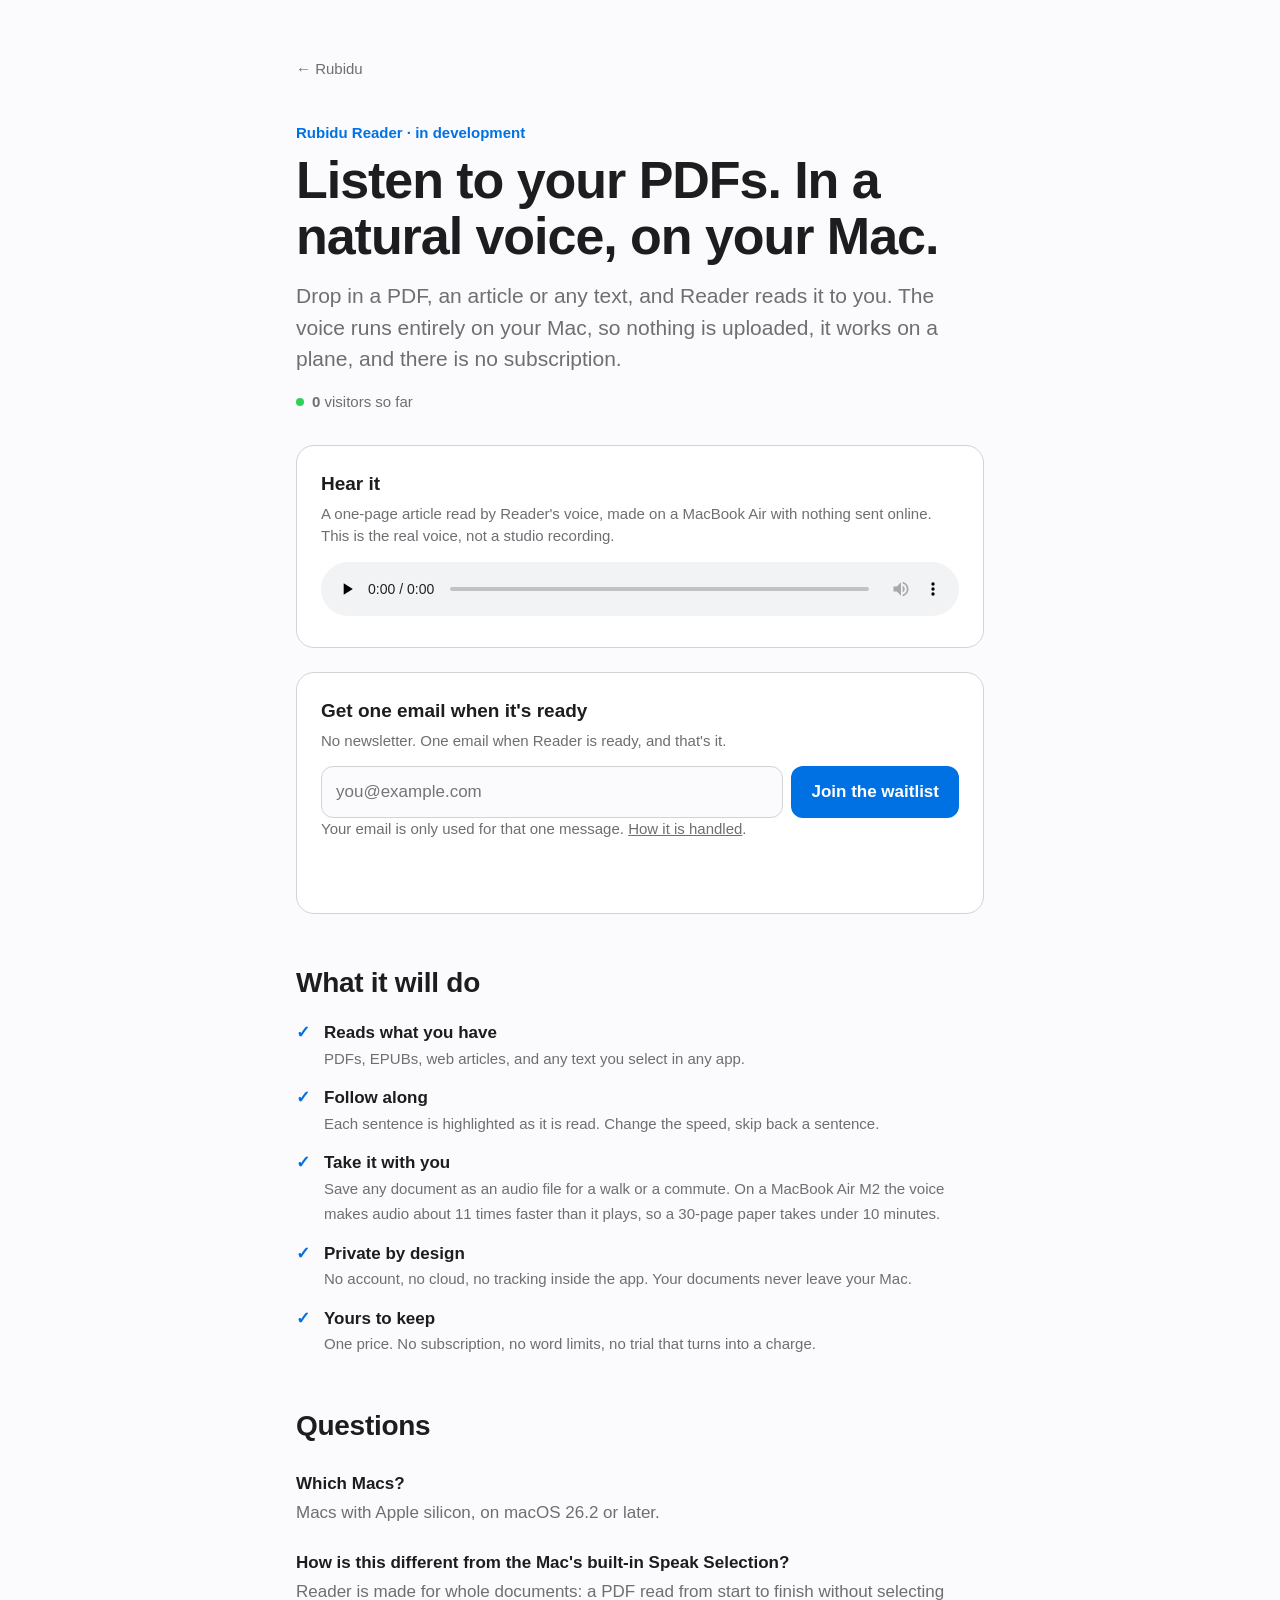
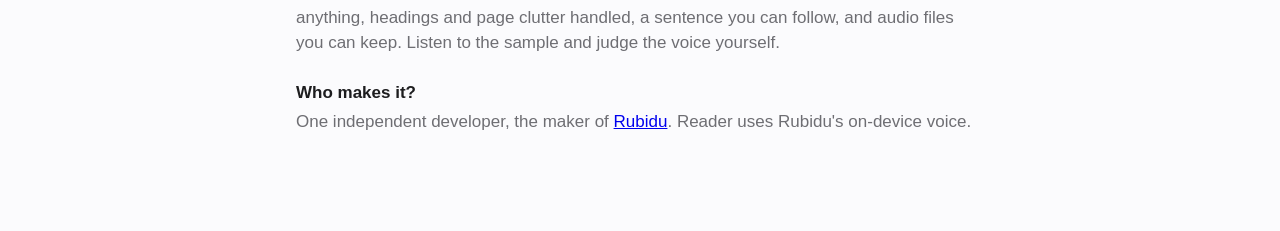
<file: reader.html>
<!doctype html>
<html lang="en">
<head>
<meta charset="utf-8">
<meta name="viewport" content="width=device-width, initial-scale=1">
<title>Rubidu Reader: listen to any PDF, offline, on your Mac</title>
<meta name="description" content="Rubidu Reader reads PDFs, articles and any text aloud in a natural voice that runs on your Mac. No subscription, no account, nothing uploaded.">
<meta property="og:title" content="Rubidu Reader: listen to any PDF, offline, on your Mac">
<meta property="og:description" content="A natural voice that runs entirely on your Mac. One price, no subscription. Join the waitlist.">
<meta property="og:type" content="website">
<meta property="og:url" content="https://itsrocksome.github.io/rubidu/reader.html">
<link rel="canonical" href="https://itsrocksome.github.io/rubidu/reader.html">
<link rel="icon" href="img/mark.svg" type="image/svg+xml">
<!-- Drop-in page for the Rubidu website (docs/reader/VALIDATION.md). Self-contained styles so it also previews
     from the repo; js/config.js gives the waitlist address, js/track.js counts visits, both only on the site. -->
<style>
:root { --bg:#fbfbfd; --fg:#1d1d1f; --mute:#6e6e73; --card:#fff; --line:#d2d2d7; --accent:#0071e3; --ok:#1e8e3e; --bad:#c62828; }
@media (prefers-color-scheme: dark) {
  :root { --bg:#000; --fg:#f5f5f7; --mute:#a1a1a6; --card:#1c1c1e; --line:#38383a; --accent:#2997ff; --ok:#30d158; --bad:#ff6961; }
}
* { box-sizing:border-box; }
body { margin:0; background:var(--bg); color:var(--fg); font:17px/1.5 -apple-system, BlinkMacSystemFont, "SF Pro Text", "Helvetica Neue", Arial, sans-serif; -webkit-font-smoothing:antialiased; }
.wrap { max-width:720px; margin:0 auto; padding:56px 16px 96px; }
.back { color:var(--mute); text-decoration:none; font-size:15px; }
.kicker { color:var(--accent); font-weight:600; font-size:15px; margin:40px 0 8px; }
h1 { font-size:clamp(34px, 6vw, 52px); line-height:1.08; letter-spacing:-0.02em; margin:0 0 16px; }
.lede { font-size:21px; color:var(--mute); margin:0 0 32px; }
.card { background:var(--card); border:1px solid var(--line); border-radius:18px; padding:24px; margin:0 0 24px; }
.card h2 { font-size:19px; margin:0 0 4px; }
.card p { margin:0 0 14px; color:var(--mute); font-size:15px; }
audio { width:100%; }
h2.sec { font-size:28px; letter-spacing:-0.01em; margin:48px 0 16px; }
ul.feat { list-style:none; padding:0; margin:0; display:grid; gap:14px; }
ul.feat li { padding-left:28px; position:relative; }
ul.feat li::before { content:"✓"; position:absolute; left:0; color:var(--accent); font-weight:700; }
ul.feat b { display:block; }
ul.feat span { color:var(--mute); font-size:15px; }
.row { display:flex; gap:8px; flex-wrap:wrap; }
input[type=email] { flex:1 1 220px; min-width:0; font:inherit; padding:12px 14px; border-radius:12px; border:1px solid var(--line); background:var(--bg); color:var(--fg); }
button { font:inherit; font-weight:600; padding:12px 20px; border-radius:12px; border:0; background:var(--accent); color:#fff; cursor:pointer; }
button:disabled { opacity:.6; cursor:default; }
button.chip { background:transparent; color:var(--fg); border:1px solid var(--line); font-weight:500; padding:8px 14px; }
button.chip:hover { border-color:var(--accent); }
.fine { color:var(--mute); font-size:13px; margin:10px 0 0; }
.fine a { color:inherit; }
.status { min-height:1.4em; font-size:15px; margin:10px 0 0; }
.status.bad { color:var(--bad); } .status.ok { color:var(--ok); }
.hp { position:absolute; left:-9999px; }
.faq h3 { font-size:17px; margin:24px 0 4px; }
.faq p { margin:0; color:var(--mute); }
.live-count { display:flex; align-items:center; gap:8px; margin:-16px 0 32px; color:var(--mute); font-size:15px; }
.live-count b { font-variant-numeric:tabular-nums; }
.live-dot { width:8px; height:8px; border-radius:50%; background:#30d158; animation:live-pulse 2s ease-out infinite; }
@keyframes live-pulse { 0% { box-shadow:0 0 0 0 rgba(48,209,88,.5); } 100% { box-shadow:0 0 0 8px rgba(48,209,88,0); } }
@media (prefers-reduced-motion: reduce) { .live-dot { animation:none; } }
:focus-visible { outline:3px solid var(--accent); outline-offset:2px; }
</style>
</head>
<body>
<main class="wrap">
  <a class="back" href="./">← Rubidu</a>
  <p class="kicker">Rubidu Reader · in development</p>
  <h1>Listen to your PDFs. In a natural voice, on your Mac.</h1>
  <p class="lede">Drop in a PDF, an article or any text, and Reader reads it to you. The voice runs entirely on your
    Mac, so nothing is uploaded, it works on a plane, and there is no subscription.</p>
  <p class="live-count" id="live-visitors" hidden><span class="live-dot" aria-hidden="true"></span><span><b id="lv-n">0</b> visitors so far</span></p>

  <section class="card" aria-labelledby="hear-h">
    <h2 id="hear-h">Hear it</h2>
    <p>A one-page article read by Reader's voice, made on a MacBook Air with nothing sent online. This is the real
      voice, not a studio recording.</p>
    <audio controls preload="none" src="audio/reader-sample.m4a"></audio>
  </section>

  <section class="card" id="waitlist" aria-labelledby="wl-h">
    <h2 id="wl-h">Get one email when it's ready</h2>
    <p>No newsletter. One email when Reader is ready, and that's it.</p>
    <form id="wl-form" novalidate>
      <div class="row">
        <label class="hp" for="wl-email">Your email</label>
        <input id="wl-email" type="email" inputmode="email" autocomplete="email" maxlength="200" placeholder="you@example.com" required>
        <button id="wl-send" type="submit">Join the waitlist</button>
      </div>
      <div class="hp" aria-hidden="true"><label for="wl-website">Leave this empty</label><input id="wl-website" tabindex="-1" autocomplete="off"></div>
      <p class="fine">Your email is only used for that one message. <a href="privacy.html#waitlist">How it is handled</a>.</p>
      <p class="status" id="wl-status" role="status" aria-live="polite"></p>
    </form>
    <div id="wl-done" hidden tabindex="-1">
      <p class="status ok" id="wl-pos">You're on the list.</p>
      <p>One question helps me price it fairly. If Reader did what this page says, what would you pay?</p>
      <div class="row" id="wl-pay">
        <button class="chip" type="button" data-pay="once-low">$19 once</button>
        <button class="chip" type="button" data-pay="once-high">$39 once</button>
        <button class="chip" type="button" data-pay="monthly">A small monthly fee</button>
        <button class="chip" type="button" data-pay="unsure">Not sure</button>
      </div>
      <p class="status" id="wl-more-status" role="status" aria-live="polite"></p>
    </div>
  </section>

  <h2 class="sec">What it will do</h2>
  <ul class="feat">
    <li><b>Reads what you have</b><span>PDFs, EPUBs, web articles, and any text you select in any app.</span></li>
    <li><b>Follow along</b><span>Each sentence is highlighted as it is read. Change the speed, skip back a sentence.</span></li>
    <li><b>Take it with you</b><span>Save any document as an audio file for a walk or a commute. On a MacBook Air M2 the
      voice makes audio about 11 times faster than it plays, so a 30-page paper takes under 10 minutes.</span></li>
    <li><b>Private by design</b><span>No account, no cloud, no tracking inside the app. Your documents never leave your Mac.</span></li>
    <li><b>Yours to keep</b><span>One price. No subscription, no word limits, no trial that turns into a charge.</span></li>
  </ul>

  <section class="faq" aria-labelledby="faq-h">
    <h2 class="sec" id="faq-h">Questions</h2>
    <h3>Which Macs?</h3>
    <p>Macs with Apple silicon, on macOS 26.2 or later.</p>
    <h3>How is this different from the Mac's built-in Speak Selection?</h3>
    <p>Reader is made for whole documents: a PDF read from start to finish without selecting anything, headings
      and page clutter handled, a sentence you can follow, and audio files you can keep. Listen to the sample and
      judge the voice yourself.</p>
    <h3>Who makes it?</h3>
    <p>One independent developer, the maker of <a href="./">Rubidu</a>. Reader uses Rubidu's on-device voice.</p>
  </section>
</main>
<script src="js/config.js"></script>
<script src="js/track.js" defer></script>
<script>
// The waitlist: the same private sheet as the home page, told apart by this page's address (the "page" column).
(() => {
  const $ = (id) => document.getElementById(id);
  const ENDPOINT = (window.RUBIDU_FEEDBACK_ENDPOINT || "").trim();
  let bits = (window.RUBIDU_SITE || {}).powBits || 18, token = "";
  const q = new URLSearchParams(location.search);
  let source = q.get("ref") || q.get("utm_source") || "";
  try { source = source || new URL(document.referrer).hostname; } catch { /* no referrer */ }
  source = source || "direct";

  // Visits, counted the way js/site.js does: only on the real site, never for Do Not Track / Global Privacy
  // Control, never for the owner (?me stops counting this browser, ?me=off undoes it).
  const store = {
    get(k) { try { return localStorage.getItem(k); } catch { return null; } },
    set(k, v) { try { localStorage.setItem(k, v); } catch { /* private mode: fine */ } },
  };
  if (q.has("me")) store.set("rubidu_notrack", q.get("me") === "off" ? "" : "1");
  const site = window.RUBIDU_SITE || {};
  const optOut = navigator.doNotTrack === "1" || window.doNotTrack === "1" || navigator.globalPrivacyControl === true;
  if (site.countVisits && ENDPOINT && !optOut && store.get("rubidu_notrack") !== "1" && location.hostname === site.countOn) {
    const ua = navigator.userAgent, touchMac = /Macintosh/.test(ua) && navigator.maxTouchPoints > 1;
    const device = /iPhone/.test(ua) ? "iphone" : (/iPad/.test(ua) || touchMac) ? "ipad" : /Android/.test(ua) ? "android"
      : /Macintosh/.test(ua) ? "mac" : /Windows/.test(ua) ? "windows" : /Linux|X11/.test(ua) ? "linux" : "other";
    const day = new Date().toLocaleDateString("en-CA"), fresh = store.get("rubidu_day") !== day;
    store.set("rubidu_day", day);
    const hit = new URLSearchParams({ kind: "hit", path: location.pathname, source, device, new: fresh ? "1" : "0" });
    if (!(navigator.sendBeacon && navigator.sendBeacon(ENDPOINT, hit))) {
      fetch(ENDPOINT, { method: "POST", mode: "no-cors", body: hit, keepalive: true }).catch(() => {});
    }
  }

  // The live visitor counter (same as js/site.js): shown from showCountFrom, refreshed each minute for ten minutes.
  if (ENDPOINT) {
    let left = 10;
    const tick = () => {
      if (document.hidden) return;
      fetch(`${ENDPOINT}?kind=count`).then((r) => r.json()).then((d) => {
        if (!(d.visitors >= (site.showCountFrom || 25))) return;
        $("lv-n").textContent = d.visitors.toLocaleString();
        $("live-visitors").hidden = false;
      }).catch(() => {});
    };
    tick();
    const id = setInterval(() => { tick(); if (--left <= 0) clearInterval(id); }, 60000);
  }

  // The small puzzle the backend checks before it accepts an email (same as js/site.js).
  const solve = () => new Promise((resolve) => {
    const stamp = Date.now(), r = Math.random().toString(36).slice(2, 12).padEnd(10, "0");
    const prefix = `rubidu:${stamp}.${r}:`, done = (n) => resolve(`${stamp}.${r}:${n}`);
    const here = async () => {
      const enc = new TextEncoder();
      for (let n = 0; ; n++) {
        const h = new Uint8Array(await crypto.subtle.digest("SHA-256", enc.encode(prefix + n)));
        let ok = true;
        for (let i = 0; i < bits && ok; i++) if (h[i >> 3] & (0x80 >> (i & 7))) ok = false;
        if (ok) return done(n);
      }
    };
    try {
      const w = new Worker("js/pow-worker.js");
      w.onmessage = (e) => { w.terminate(); done(e.data); };
      w.onerror = () => { w.terminate(); here(); };
      w.postMessage({ prefix, bits });
    } catch { here(); }
  });

  const form = $("wl-form"), send = $("wl-send"), status = $("wl-status"), email = $("wl-email");
  form.addEventListener("submit", async (ev) => {
    ev.preventDefault();
    status.className = "status"; status.textContent = "";
    const value = email.value.trim();
    if (!/^[^\s@<>"',;]+@[^\s@<>"',;]+\.[^\s@<>"',;]{2,}$/.test(value)) {
      status.className = "status bad"; status.textContent = "That email doesn't look right."; email.focus(); return;
    }
    if (!ENDPOINT) { status.textContent = "The waitlist opens soon. Try again later."; return; }
    send.disabled = true; send.textContent = "Joining…";
    const body = new URLSearchParams({ kind: "waitlist", email: value, source,
      page: location.href.split("#")[0], website: $("wl-website").value });
    try {
      let d = null;
      for (let tries = 0; tries < 2; tries++) {
        body.set("pow", await solve());
        d = await (await fetch(ENDPOINT, { method: "POST", body })).json();
        if (d.error !== "proof") break;
        bits = d.bits || bits;
      }
      if (d && d.ok) {
        token = d.token || "";
        form.hidden = true; $("wl-done").hidden = false; $("wl-done").focus({ preventScroll: true });
        if (d.already) $("wl-pos").textContent = "You were already on the list.";
      } else if (d && d.error === "email") {
        status.className = "status bad"; status.textContent = "That email doesn't look right.";
      } else {
        status.className = "status bad"; status.textContent = "Lots of people at once. Try again in a minute.";
      }
    } catch {
      status.className = "status bad"; status.textContent = "That didn't go through. Check your connection and try again.";
    } finally {
      send.disabled = false; send.textContent = "Join the waitlist";
    }
  });

  // The price question: stored on the same row ("uses" = read marks a Reader sign-up).
  $("wl-pay").addEventListener("click", async (ev) => {
    const pay = ev.target.closest("button")?.dataset.pay;
    if (!pay || !token) return;
    const st = $("wl-more-status");
    $("wl-pay").querySelectorAll("button").forEach((b) => { b.disabled = true; });
    try {
      await fetch(ENDPOINT, { method: "POST", mode: "no-cors",
        body: new URLSearchParams({ kind: "waitlist_more", token, uses: "read", pay, currency: "USD" }) });
      st.className = "status ok"; st.textContent = "Thank you. That helps a lot.";
    } catch {
      st.className = "status bad"; st.textContent = "That didn't send. Try again?";
      $("wl-pay").querySelectorAll("button").forEach((b) => { b.disabled = false; });
    }
  });
})();
</script>
</body>
</html>
</file>
